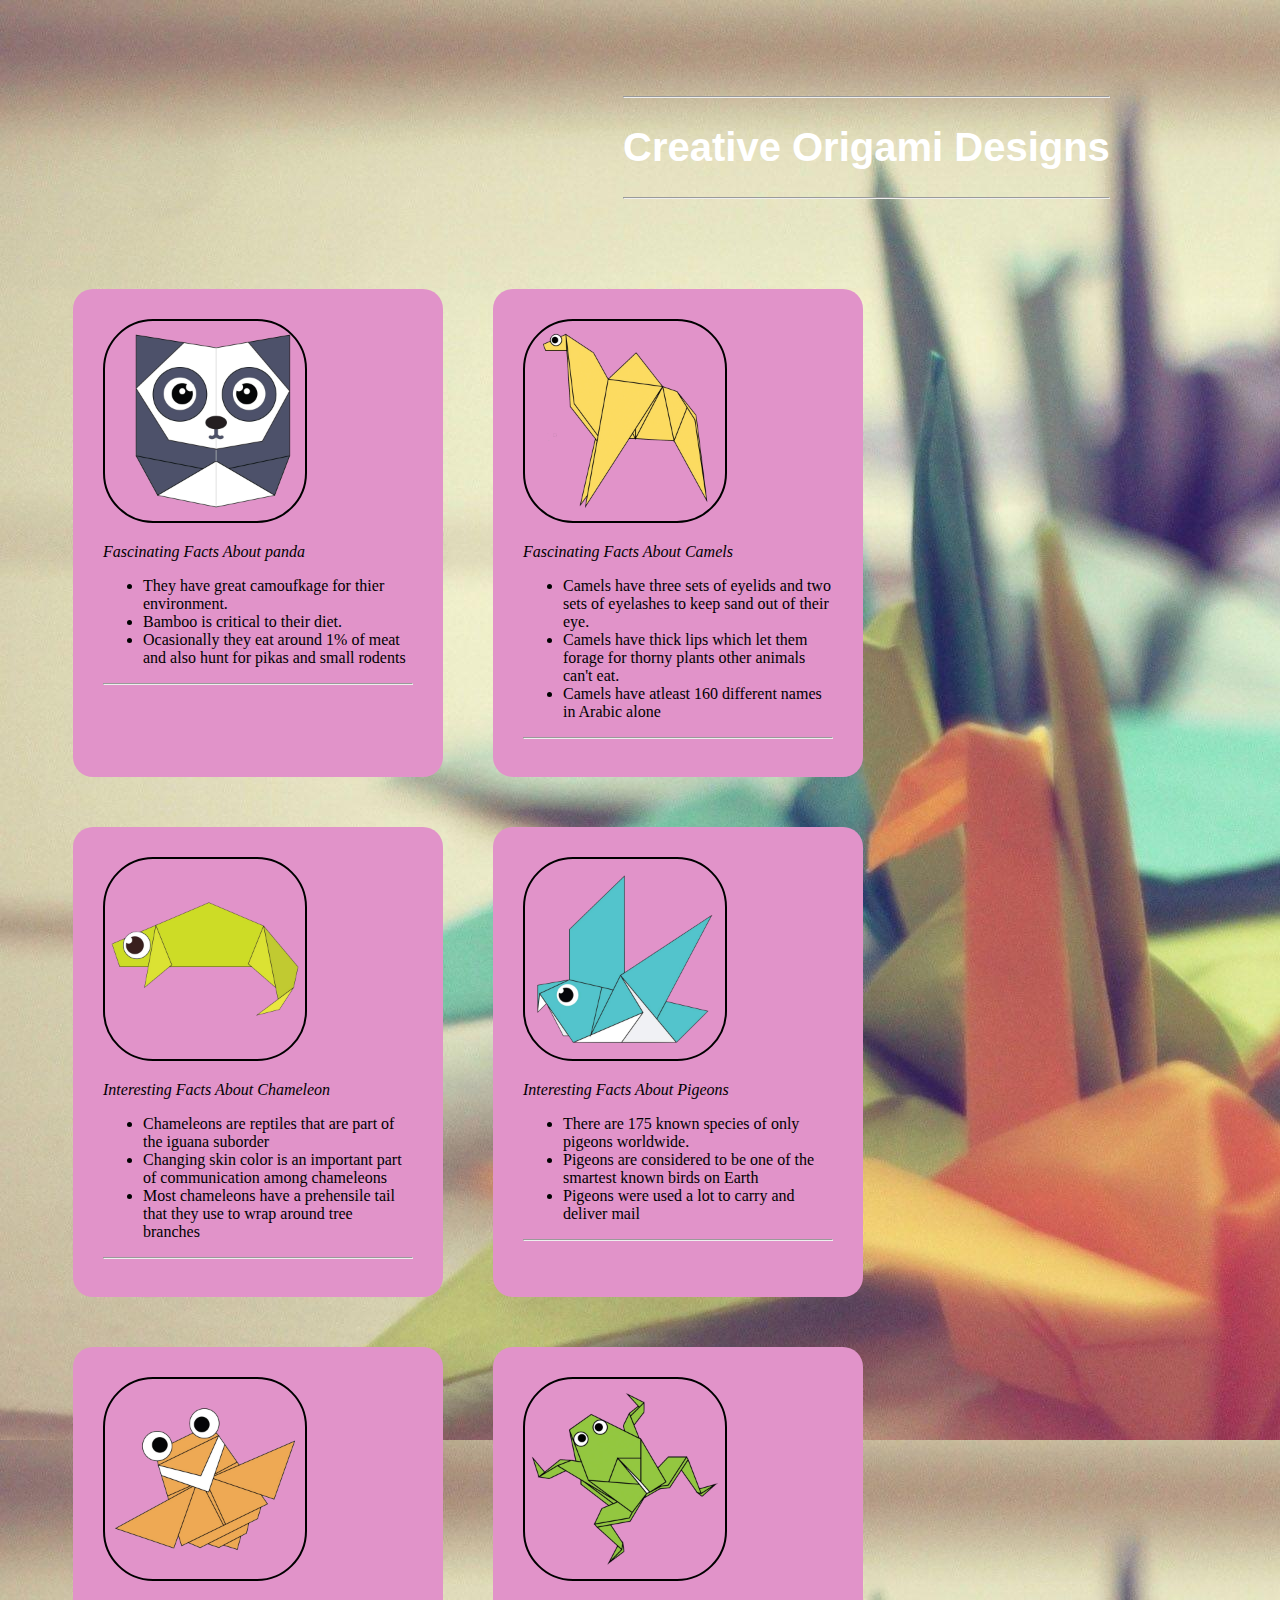
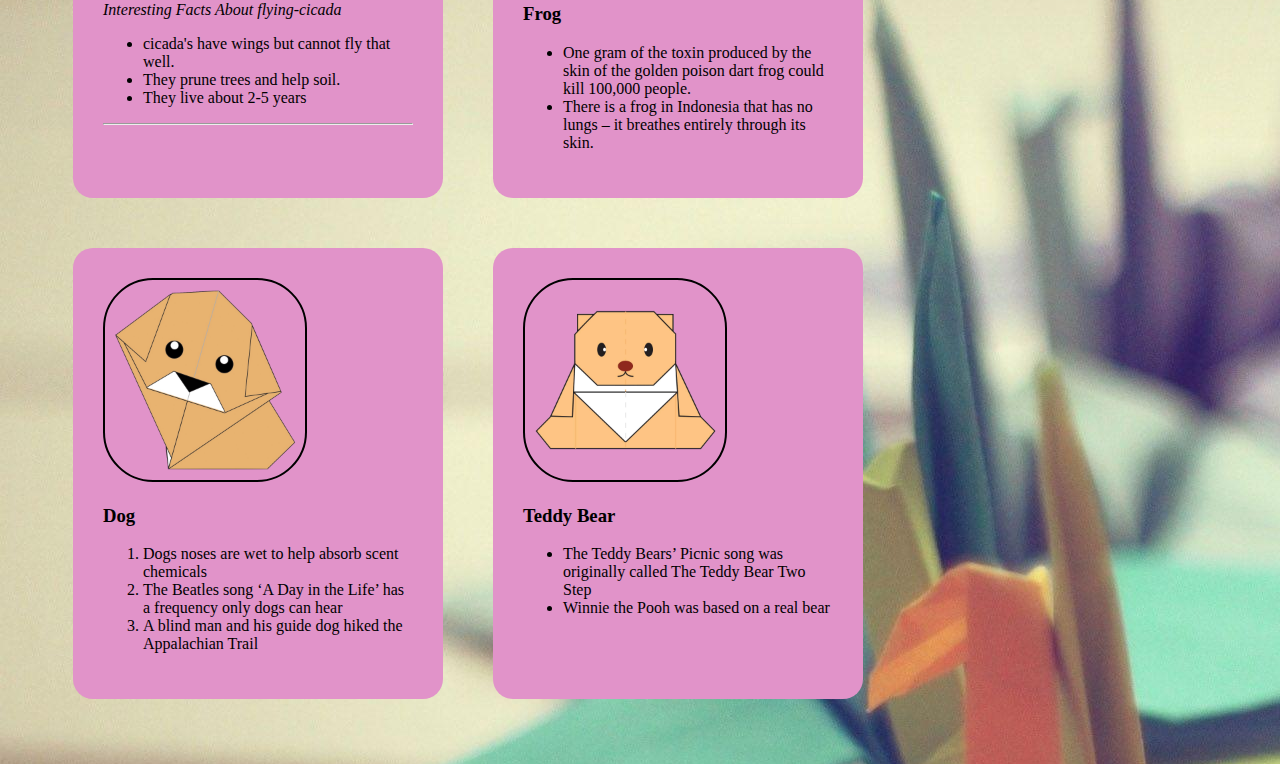
<file: index.html>
<!DOCTYPE html>
<html>
    <head>
        <title>Origami Designer</title> 
        <link rel="stylesheet" type="text/css" href="style.css">
    </head>

    <body>
        
          
        <div class="button1">
            <a href= "ContactUs.html">ContactUs</a>
               
    </div> 
        <div class="button2">
            <a href= "AboutMe.html">About Me</a>
        </div>
        
        <div class="menu">

          

            <div class="heading">
                <hr>
                <h1>Creative Origami Designs</h1>
                <hr>
            </div>
            
        </div>
        
        <div class ="bodyimg">
    
  

        </div>
        
        

        <div class="grid">
            <div class="origami">
                <a href="http://origami.me/panda/"><img src ="panda.png" width = 200 height = 200></a>  
                <p><i>Fascinating Facts About panda</i></p>
                    <ul>
                        <li>They have great camoufkage for thier environment.</li>
                        <li>Bamboo is critical to their diet.</li>
                        <li>Ocasionally they eat around 1% of meat and also hunt for pikas and small rodents</li>
                    </ul>
                
                <hr>
            </div>

            <div class="origami">
                <a href = "http://origami.me/camel/"><img src = "camel.png" width = 200 height = 200></a>    
                <p><i>Fascinating Facts About Camels</i></p>
                    <ul>
                        <li>Camels have three sets of eyelids and two sets of eyelashes to keep sand out of their eye.</li>
                        <li>Camels have thick lips which let them forage for thorny plants other animals can't eat.</li>
                        <li>Camels have atleast 160 different names in Arabic alone</li>
                    </ul>

                <hr>
            </div>
            
            <div class="origami">
                    <a href="http://origami.me/chameleon/"><img src="chameleon.png" width="200" height="200">
                    </a>
                <p> <i>Interesting Facts About Chameleon</i> </p>
                    <ul>
                        <li>Chameleons are reptiles that are part of the iguana suborder</li>
                        <li>Changing skin color is an important part of communication among chameleons</li>
                        <li>Most chameleons have a prehensile tail that they use to wrap around tree branches</li>
                    </ul>

                        
                    <hr>
            </div>

            <div class="origami">
                    <a href="http://origami.me/pigeon/"><img src="pigeon.png" width="200" height="200">     </a>
                <p><i>Interesting Facts About Pigeons</i></p>
                    <ul>
                            <li>There are 175 known species of only pigeons worldwide.</li>
                            <li>Pigeons are considered to be one of the smartest known birds on Earth</li>
                            <li>Pigeons were used a lot to carry and deliver mail</li>
                    </ul>


                    <hr>
            </div>

            <div class="origami">
                    <a href="http://origami.me/flying-cicada/"><img src="cicada.png" width="200" height="200"></a>
                <p><i>Interesting Facts About flying-cicada</i></p>
                    <ul>
                            <li>cicada's have wings but cannot fly that well.</li>
                            <li>They prune trees and help soil.</li>
                            <li>They live about 2-5 years</li>
                    </ul>
                    <hr>
            </div>

            <div class="origami">
                    <a href ="http://origami.me/traditional-frog/"><img src="frog.png" width="200px" height="200px"></a>
                    <h3> Frog </h3>
                <p>
                <ul>
                    <li>One gram of the toxin produced by the skin of the golden poison dart frog could kill 100,000 people.</li>
                    <li>There is a frog in Indonesia that has no lungs – it breathes entirely through its skin.</li>
            
                </ul>
                </p>
            </div>

            <div class="origami">
                   <a href="http://origami.me/puppy/"><img src="dog.png" width="200px" height="200px"></a>
                    <h3> Dog </h3>
                <p>
                <ol>
                    <li>Dogs noses are wet to help absorb scent chemicals</li>
                    <li>The Beatles song ‘A Day in the Life’ has a frequency only dogs can hear</li>
                    <li>A blind man and his guide dog hiked the Appalachian Trail</li>
                </ol>
                </p>
            </div>

            <div class="origami">
                <a href="http://origami.me/teddy-bear/"><img src="teddy.png" width="200px" height="200px"></a>
                <h3> Teddy Bear </h3>
                <p>
                <ul>
                    <li>The Teddy Bears’ Picnic song was originally called The Teddy Bear Two Step</li>
                    <li>Winnie the Pooh was based on a real bear</li>
                    
                </ul>
                </p>
            </div>
        


        </div>
    </body>



</html>
</file>
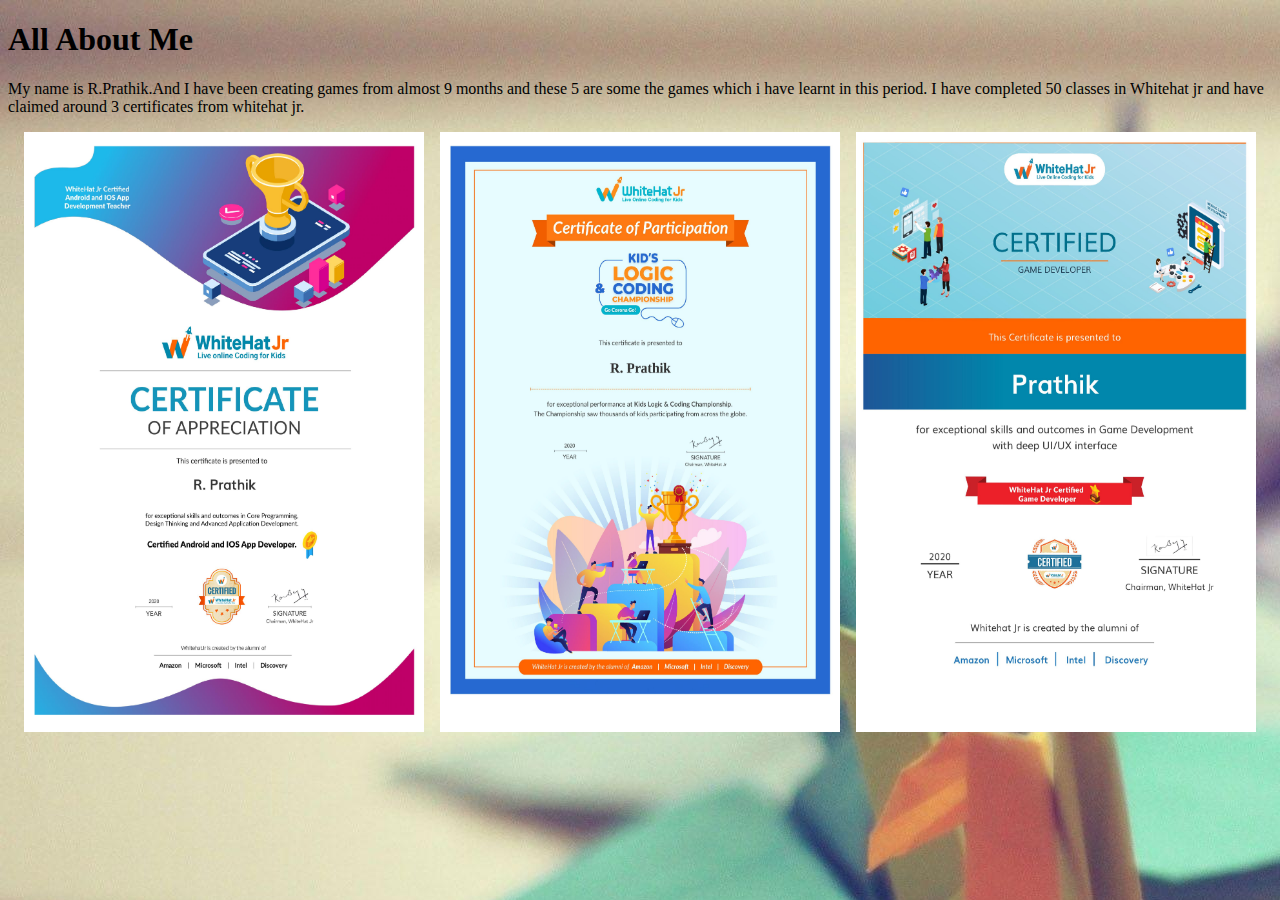
<file: AboutMe.html>
<!DOCTYPE html>
<html>
    <head>

        <title>About Me</title>
        <link rel="stylesheet" type="text/css" href="style.css">

        <div class="myheading">
            <h1>All About Me</h1>
        </div>
    </head>

    <body>
        <p>My name is R.Prathik.And I have been creating games from almost 9 months and these 5 are some the games which i have learnt in this period.
            I have completed 50 classes in Whitehat jr and have claimed around 3 certificates from whitehat jr.
        </p>

        <div class="Cert">
            <a href="#"><img src="Android devoloper.jpg"width=400 height = 600 ></a>
            <a href="#"><img src="Hackethron participation.jpg"width=400 height = 600 ></a>
            <a href="#"><img src="Game devoloper.jpg"width=400 height = 600 ></a>
        </div>

    </body>

</html>
</file>
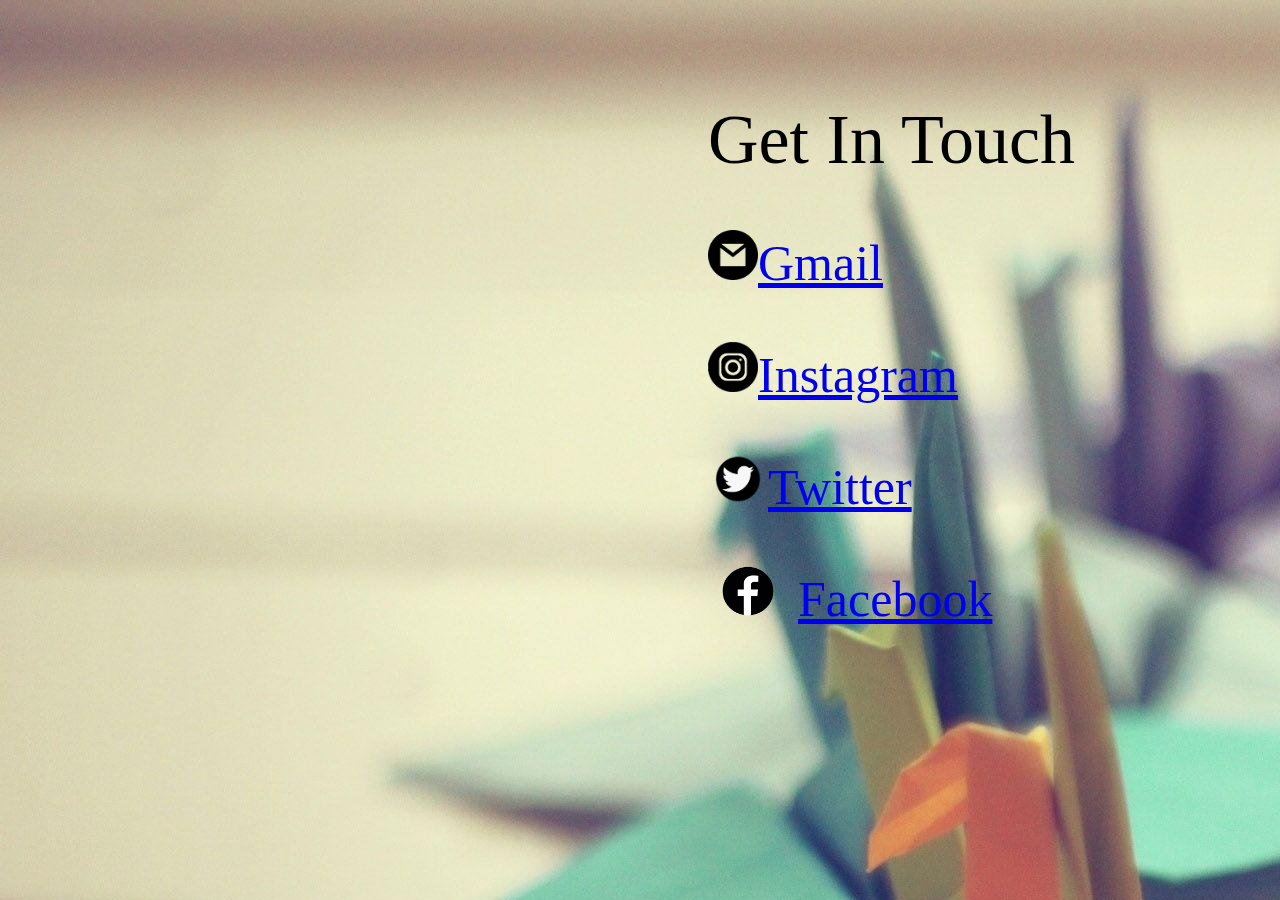
<file: ContactUs.html>
<!DOCTYPE html>
<html>

    <title>ContactUs</title>

    <link rel="stylesheet" type="text/css" href="style.css">

    <div class="contact">
        <head>Get In Touch</head>
    </div>

    <body>
          <div class="bg">

                  <div class="gmail">
                    <p><a href= "https://mail.google.com/mail/u/0/#inbox"><img src = "95627.png" width = 50 height = 50/>Gmail</a></p>
                  </div>

                  <div class="instagram">
                    <p><a href="https://www.instagram.com/"><img src = "download-removebg-preview.png" width = 50 height = 50/>Instagram</a></p>
                  </div>

                  <div class="twitter">
                    <p><a href="https://twitter.com/"><img src = "twitter2.png" width = 60 height = 50/>Twitter</a></p>
                  </div>

                  <div class="facebook">
                  <p><a href="https://www.facebook.com/"><img src = "facebook.png" width = 100 height = 50/>Facebook</a></p>
                  </div>   

          </div>  
    </body>
</html>
</file>
<file: style.css>
.heading{
    margin-left: 600px;

   }  
.button1{
margin-left: 1600px;
font-size: large;
}
.button2{
margin-left: 1600px;
font-size: large;
}
.contact{
    font-size: 70px;
    margin-top: 100px;
    margin-left: 700px;
}
.bg{
    font-size: 50px;
    margin-left: 700px;
}
.twitter{
    margin-left: 0px;
}
.facebook{
    margin-left: -10px;
}
   
   .menu{
       display: flex;
       justify-content: space-between;
       padding: 15px;
       font-size: 20px;
       font-family: sans-serif;
       font-weight: 400;
       color: white;
   }
   body{
       background-image: url("origami.jpg");
       
   }

   .grid{
       display: flex;
       flex-wrap: wrap;
       margin: 40px;
       font-family: sans-serif;
       
   }
   .grid img{
       border: 2px solid black;
       border-radius: 50px;
   }
   .Cert{
       display: flex;
       justify-content: space-evenly;
   }
   .origami {
       
       border-radius: 20px;
       background-color: #e193c9;
       padding: 30px;
       margin: 25px;
       width:310px;
       font-family: fantasy;
       
   }
   .origami:hover{
   
       transform: scale(1.1);
   }
</file>
